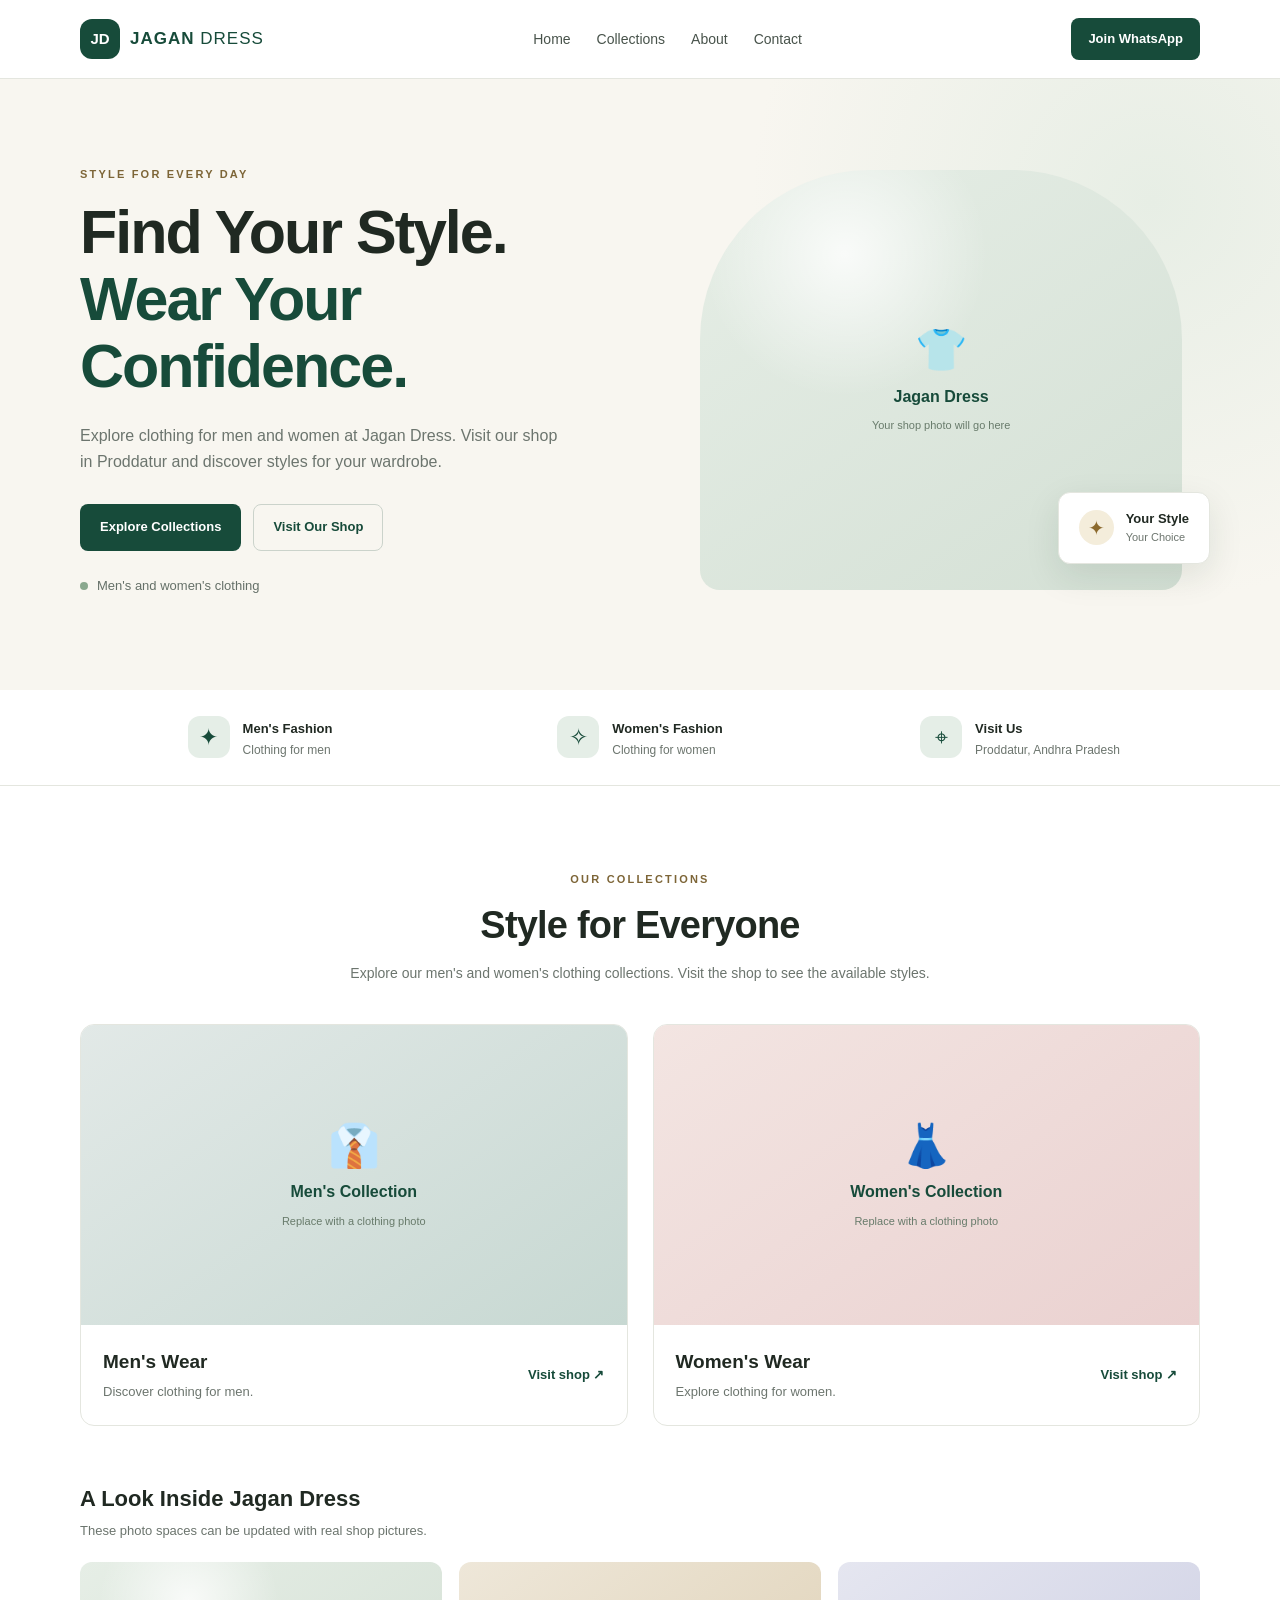
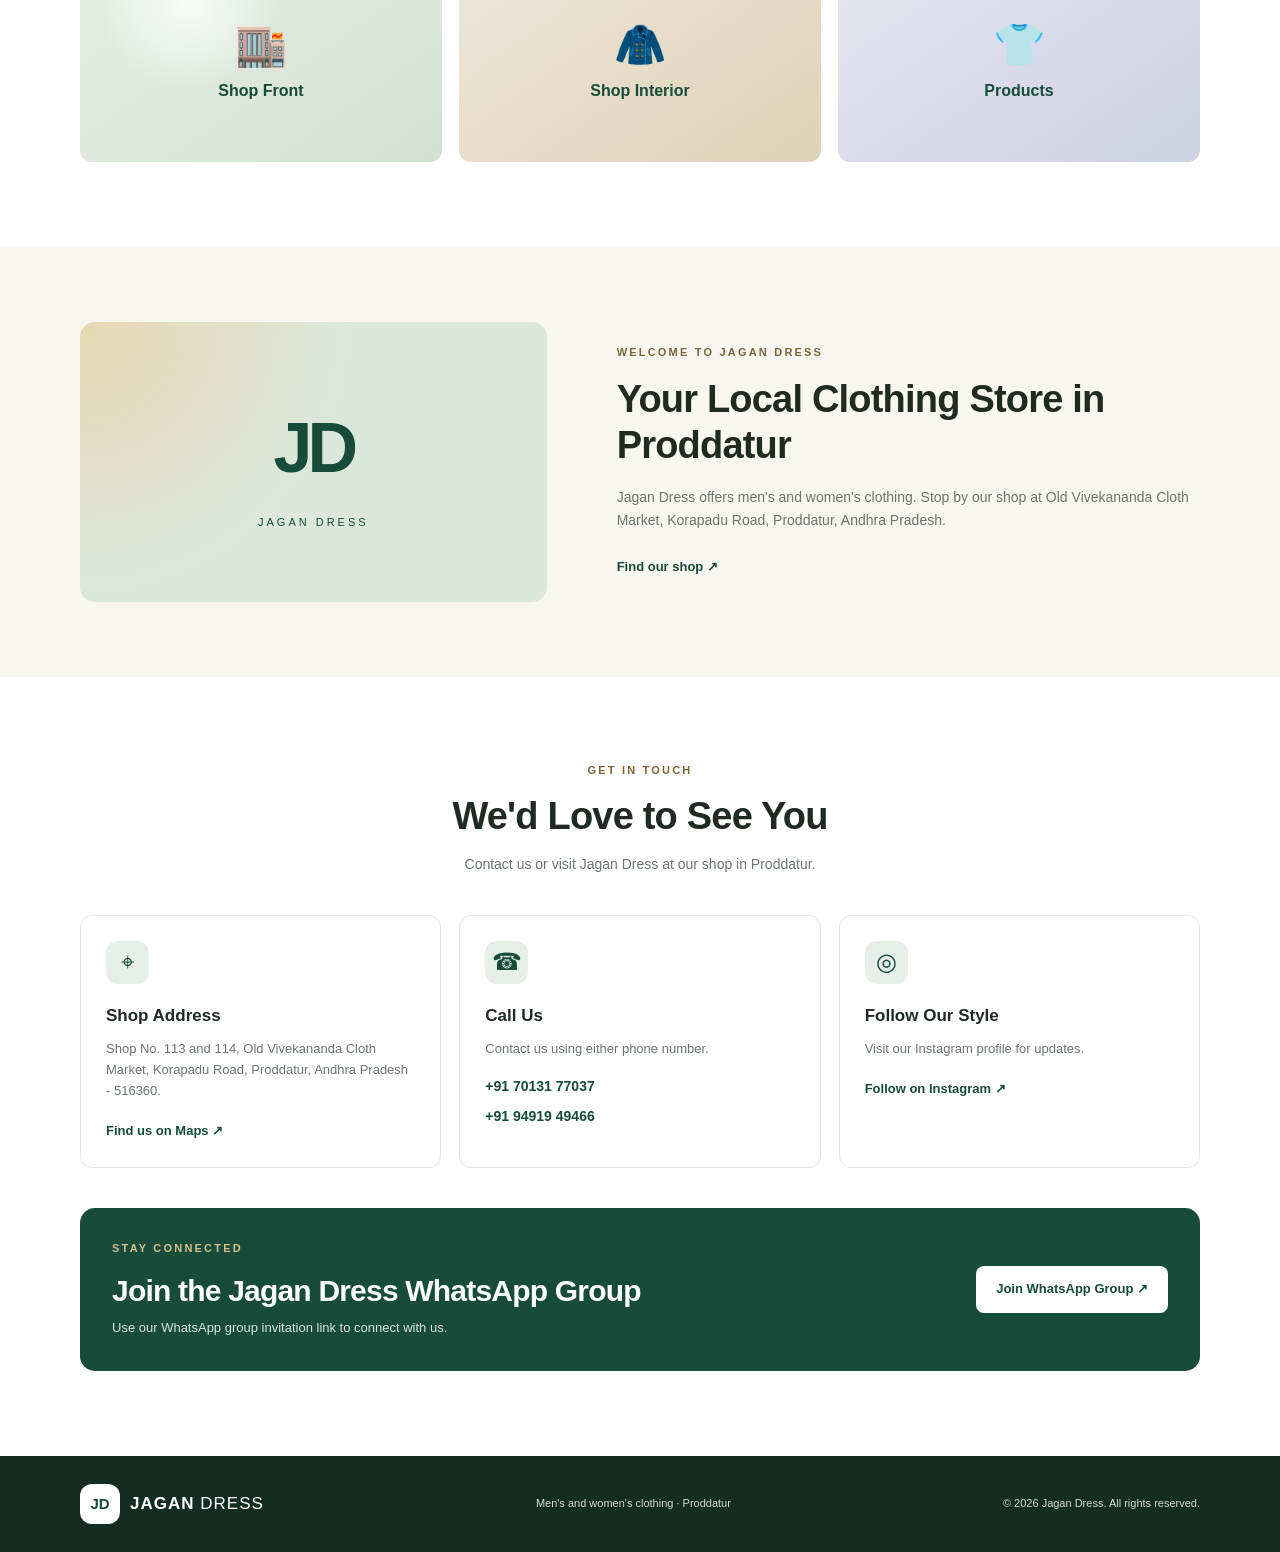
<file: index.html>
<!DOCTYPE html>
<html lang="en">
<head>
  <meta charset="UTF-8">
  <meta name="viewport" content="width=device-width, initial-scale=1.0">

  <title>Jagan Dress | Men's & Women's Clothing</title>
  <meta
    name="description"
    content="Visit Jagan Dress at Old Vivekananda Cloth Market, Proddatur, for men's and women's clothing."
  >


    <meta name="google-site-verification"
      content="YOUR_UNIQUE_CODE">
  <link rel="stylesheet" href="style.css">
  <script src="script.js" defer></script>
</head>

<body>
  <header class="header">
    <div class="container nav-container">
      <a class="logo" href="#home" aria-label="Jagan Dress home">
        <span class="logo-icon">JD</span>
        <span>JAGAN <span class="logo-light">DRESS</span></span>
      </a>

      <nav class="nav-links" aria-label="Main navigation">
        <a href="#home">Home</a>
        <a href="#collections">Collections</a>
        <a href="#about">About</a>
        <a href="#contact">Contact</a>
      </nav>

      <a
        class="nav-button"
        id="nav-whatsapp"
        href="https://chat.whatsapp.com/LraoN6avH3t9mQAX1YgyTI?s=cl&p=a&mlu=4&ilr=4&iam=2"
        target="_blank"
        rel="noopener noreferrer"
      >
        Join WhatsApp
      </a>
    </div>
  </header>

  <main>
    <section class="hero" id="home">
      <div class="container hero-grid">
        <div class="hero-content">
          <p class="eyebrow">STYLE FOR EVERY DAY</p>
          <h1>Find Your Style.<br><span>Wear Your Confidence.</span></h1>

          <p class="hero-description">
            Explore clothing for men and women at Jagan Dress.
            Visit our shop in Proddatur and discover styles for your wardrobe.
          </p>

          <div class="hero-actions">
            <a class="button button-dark" href="#collections">
              Explore Collections
            </a>
            <a class="button button-outline" href="#contact">
              Visit Our Shop
            </a>
          </div>

          <div class="hero-note">
            <span class="note-dot"></span>
            Men's and women's clothing
          </div>
        </div>

        <div class="hero-visual">
          <div class="hero-photo placeholder hero-main-placeholder">
            <span class="placeholder-icon">👕</span>
            <span>Jagan Dress</span>
            <small>Your shop photo will go here</small>
          </div>

          <div class="floating-label">
            <span class="floating-icon">✦</span>
            <div>
              <strong>Your Style</strong>
              <small>Your Choice</small>
            </div>
          </div>
        </div>
      </div>
    </section>

    <section class="benefits">
      <div class="container benefits-grid">
        <div>
          <span class="benefit-icon">✦</span>
          <div>
            <strong>Men's Fashion</strong>
            <p>Clothing for men</p>
          </div>
        </div>

        <div>
          <span class="benefit-icon">✧</span>
          <div>
            <strong>Women's Fashion</strong>
            <p>Clothing for women</p>
          </div>
        </div>

        <div>
          <span class="benefit-icon">⌖</span>
          <div>
            <strong>Visit Us</strong>
            <p>Proddatur, Andhra Pradesh</p>
          </div>
        </div>
      </div>
    </section>

    <section class="section collections" id="collections">
      <div class="container">
        <div class="section-heading">
          <p class="eyebrow">OUR COLLECTIONS</p>
          <h2>Style for Everyone</h2>
          <p>
            Explore our men's and women's clothing collections.
            Visit the shop to see the available styles.
          </p>
        </div>

        <div class="collection-grid">
          <article class="collection-card">
            <div class="collection-photo placeholder men-placeholder">
              <span class="placeholder-icon">👔</span>
              <span>Men's Collection</span>
              <small>Replace with a clothing photo</small>
            </div>
            <div class="collection-info">
              <div>
                <h3>Men's Wear</h3>
                <p>Discover clothing for men.</p>
              </div>
              <a href="#contact" class="text-link">Visit shop ↗</a>
            </div>
          </article>

          <article class="collection-card">
            <div class="collection-photo placeholder women-placeholder">
              <span class="placeholder-icon">👗</span>
              <span>Women's Collection</span>
              <small>Replace with a clothing photo</small>
            </div>
            <div class="collection-info">
              <div>
                <h3>Women's Wear</h3>
                <p>Explore clothing for women.</p>
              </div>
              <a href="#contact" class="text-link">Visit shop ↗</a>
            </div>
          </article>
        </div>

        <div class="gallery-heading">
          <h3>A Look Inside Jagan Dress</h3>
          <p>These photo spaces can be updated with real shop pictures.</p>
        </div>

        <div class="gallery-grid">
          <div class="gallery-photo placeholder">
            <span class="placeholder-icon">🏬</span>
            <span>Shop Front</span>
          </div>
          <div class="gallery-photo placeholder">
            <span class="placeholder-icon">🧥</span>
            <span>Shop Interior</span>
          </div>
          <div class="gallery-photo placeholder">
            <span class="placeholder-icon">👕</span>
            <span>Products</span>
          </div>
        </div>
      </div>
    </section>

    <section class="about-section" id="about">
      <div class="container about-grid">
        <div class="about-mark">
          <div class="about-mark-inner">
            <span>JD</span>
            <small>JAGAN DRESS</small>
          </div>
        </div>

        <div class="about-content">
          <p class="eyebrow">WELCOME TO JAGAN DRESS</p>
          <h2>Your Local Clothing Store in Proddatur</h2>
          <p>
            Jagan Dress offers men's and women's clothing.
            Stop by our shop at Old Vivekananda Cloth Market,
            Korapadu Road, Proddatur, Andhra Pradesh.
          </p>
          <a class="text-link" href="#contact">Find our shop ↗</a>
        </div>
      </div>
    </section>

    <section class="contact-section section" id="contact">
      <div class="container">
        <div class="section-heading">
          <p class="eyebrow">GET IN TOUCH</p>
          <h2>We'd Love to See You</h2>
          <p>Contact us or visit Jagan Dress at our shop in Proddatur.</p>
        </div>

        <div class="contact-grid">
          <article class="contact-card">
            <span class="contact-icon">⌖</span>
            <h3>Shop Address</h3>
            <p id="shop-address">
              Shop No. 113 and 114, Old Vivekananda Cloth Market,
              Korapadu Road, Proddatur, Andhra Pradesh - 516360.
            </p>
            <a
              class="text-link"
              id="map-link"
              href="https://www.google.com/maps/search/?api=1&query=Shop%20No.%20113%20and%20114%2C%20Old%20Vivekananda%20Cloth%20Market%2C%20Korapadu%20Road%2C%20Proddatur%2C%20Andhra%20Pradesh%20516360"
              target="_blank"
              rel="noopener noreferrer"
            >
              Find us on Maps ↗
            </a>
          </article>

          <article class="contact-card">
            <span class="contact-icon">☎</span>
            <h3>Call Us</h3>
            <p>Contact us using either phone number.</p>
            <a class="phone-link" href="tel:+917013177037">
              +91 70131 77037
            </a>
            <a class="phone-link" href="tel:+919491949466">
              +91 94919 49466
            </a>
          </article>

          <article class="contact-card">
            <span class="contact-icon">◎</span>
            <h3>Follow Our Style</h3>
            <p>Visit our Instagram profile for updates.</p>
            <a
              class="text-link"
              id="instagram-link"
              href="https://www.instagram.com/jagan_dresses_?srtk=MWt0cmJwZm82ZGdtNQ=="
              target="_blank"
              rel="noopener noreferrer"
            >
              Follow on Instagram ↗
            </a>
          </article>
        </div>

        <div class="whatsapp-banner">
          <div>
            <p class="eyebrow">STAY CONNECTED</p>
            <h2>Join the Jagan Dress WhatsApp Group</h2>
            <p>Use our WhatsApp group invitation link to connect with us.</p>
          </div>

          <a
            class="button button-whatsapp"
            id="whatsapp-group"
            href="https://chat.whatsapp.com/LraoN6avH3t9mQAX1YgyTI?s=cl&p=a&mlu=4&ilr=4&iam=2"
            target="_blank"
            rel="noopener noreferrer"
          >
            Join WhatsApp Group ↗
          </a>
        </div>
      </div>
    </section>
  </main>

  <footer class="footer">
    <div class="container footer-inner">
      <a class="logo footer-logo" href="#home">
        <span class="logo-icon">JD</span>
        <span>JAGAN <span class="logo-light">DRESS</span></span>
      </a>
      <p>Men's and women's clothing · Proddatur</p>
      <p>© <span id="current-year"></span> Jagan Dress. All rights reserved.</p>
    </div>
  </footer>
</body>
</html>
</file>
<file: style.css>
:root {
  --green: #174b3a;
  --green-light: #e5eee7;
  --cream: #f8f6f0;
  --white: #ffffff;
  --dark: #202922;
  --muted: #6c756e;
  --border: #e4e6df;
  --gold: #c5a66b;
}

* {
  box-sizing: border-box;
  margin: 0;
  padding: 0;
}

html {
  scroll-behavior: smooth;
  scroll-padding-top: 90px;
}

body {
  font-family: Arial, Helvetica, sans-serif;
  color: var(--dark);
  background: var(--white);
  line-height: 1.6;
}

a {
  color: inherit;
  text-decoration: none;
}

.container {
  width: min(1120px, 90%);
  margin: 0 auto;
}

.header {
  position: sticky;
  top: 0;
  z-index: 10;
  background: rgba(255, 255, 255, 0.97);
  border-bottom: 1px solid var(--border);
}

.nav-container {
  min-height: 78px;
  display: flex;
  align-items: center;
  justify-content: space-between;
  gap: 24px;
}

.logo {
  display: inline-flex;
  align-items: center;
  gap: 10px;
  color: var(--green);
  font-weight: 800;
  font-size: 17px;
  letter-spacing: 1px;
  white-space: nowrap;
}

.logo-icon {
  display: grid;
  place-items: center;
  width: 40px;
  height: 40px;
  border-radius: 12px;
  background: var(--green);
  color: white;
  font-size: 15px;
  letter-spacing: 0;
}

.logo-light {
  font-weight: 400;
}

.nav-links {
  display: flex;
  align-items: center;
  gap: 26px;
}

.nav-links a {
  color: #48534b;
  font-size: 14px;
  transition: color 0.2s;
}

.nav-links a:hover,
.text-link:hover {
  color: #a17b36;
}

.nav-button {
  padding: 11px 17px;
  border-radius: 8px;
  background: var(--green);
  color: white;
  font-size: 13px;
  font-weight: 700;
}

.hero {
  padding: 76px 0 82px;
  background:
    radial-gradient(circle at 90% 20%, #e7eee5 0, transparent 32%),
    var(--cream);
  overflow: hidden;
}

.hero-grid {
  display: grid;
  grid-template-columns: 1fr 0.9fr;
  align-items: center;
  gap: 65px;
}

.eyebrow {
  color: #7d6537;
  font-size: 11px;
  font-weight: 800;
  letter-spacing: 2.2px;
  margin-bottom: 15px;
}

.hero h1 {
  font-size: clamp(38px, 5vw, 61px);
  line-height: 1.1;
  letter-spacing: -2px;
  margin-bottom: 23px;
}

.hero h1 span {
  color: var(--green);
}

.hero-description {
  max-width: 480px;
  color: var(--muted);
  font-size: 16px;
}

.hero-actions {
  display: flex;
  flex-wrap: wrap;
  gap: 12px;
  margin-top: 30px;
}

.button {
  display: inline-flex;
  justify-content: center;
  align-items: center;
  gap: 8px;
  min-height: 46px;
  padding: 12px 19px;
  border: 1px solid transparent;
  border-radius: 8px;
  font-size: 13px;
  font-weight: 700;
  text-align: center;
  transition: transform 0.2s, background 0.2s;
}

.button:hover {
  transform: translateY(-2px);
}

.button-dark {
  background: var(--green);
  color: white;
}

.button-dark:hover,
.nav-button:hover {
  background: #103629;
}

.button-outline {
  border-color: #cbd3cb;
  background: transparent;
  color: var(--green);
}

.hero-note {
  display: flex;
  align-items: center;
  gap: 9px;
  margin-top: 25px;
  color: #657068;
  font-size: 13px;
}

.note-dot {
  width: 8px;
  height: 8px;
  border-radius: 50%;
  background: #8aa88e;
}

.hero-visual {
  position: relative;
  padding: 15px 18px 18px 0;
}

.hero-main-placeholder {
  min-height: 420px;
  border-radius: 170px 170px 20px 20px;
}

.placeholder {
  display: flex;
  flex-direction: column;
  justify-content: center;
  align-items: center;
  gap: 8px;
  text-align: center;
  color: var(--green);
  font-weight: 700;
  background:
    radial-gradient(circle at 30% 20%, rgba(255,255,255,0.8), transparent 30%),
    linear-gradient(145deg, #e6eee6, #d4e0d5);
  overflow: hidden;
}

.placeholder small {
  color: #687b6b;
  font-size: 11px;
  font-weight: 400;
}

.placeholder-icon {
  font-size: 42px;
  line-height: 1.2;
}

.floating-label {
  position: absolute;
  right: -10px;
  bottom: 44px;
  display: flex;
  align-items: center;
  gap: 12px;
  padding: 16px 20px;
  background: white;
  border: 1px solid var(--border);
  border-radius: 12px;
  box-shadow: 0 12px 35px rgba(22, 50, 32, 0.1);
}

.floating-icon {
  display: grid;
  place-items: center;
  width: 35px;
  height: 35px;
  border-radius: 50%;
  background: #f4eddb;
  color: #8c6a2d;
  font-size: 20px;
}

.floating-label strong,
.floating-label small {
  display: block;
}

.floating-label strong {
  font-size: 13px;
}

.floating-label small {
  color: var(--muted);
  font-size: 11px;
}

.benefits {
  border-bottom: 1px solid var(--border);
}

.benefits-grid {
  display: grid;
  grid-template-columns: repeat(3, 1fr);
  gap: 20px;
  padding-top: 25px;
  padding-bottom: 25px;
}

.benefits-grid > div {
  display: flex;
  align-items: center;
  justify-content: center;
  gap: 13px;
}

.benefit-icon {
  display: grid;
  place-items: center;
  width: 42px;
  height: 42px;
  border-radius: 12px;
  background: var(--green-light);
  color: var(--green);
  font-size: 23px;
}

.benefits strong {
  font-size: 13px;
}

.benefits p {
  color: var(--muted);
  font-size: 12px;
}

.section {
  padding: 85px 0;
}

.section-heading {
  max-width: 600px;
  margin: 0 auto 40px;
  text-align: center;
}

.section-heading h2,
.about-content h2,
.whatsapp-banner h2 {
  font-size: clamp(28px, 4vw, 38px);
  line-height: 1.2;
  letter-spacing: -0.8px;
}

.section-heading > p:last-child {
  margin-top: 13px;
  color: var(--muted);
  font-size: 14px;
}

.collection-grid {
  display: grid;
  grid-template-columns: repeat(2, minmax(0, 1fr));
  gap: 25px;
}

.collection-card {
  overflow: hidden;
  border: 1px solid var(--border);
  border-radius: 14px;
  background: white;
}

.collection-photo {
  min-height: 300px;
  padding: 20px;
}

.men-placeholder {
  background: linear-gradient(145deg, #e2e9e7, #c7d8d2);
}

.women-placeholder {
  background: linear-gradient(145deg, #f3e5e2, #ead1d0);
}

.collection-info {
  display: flex;
  align-items: center;
  justify-content: space-between;
  gap: 14px;
  padding: 22px;
}

.collection-info h3 {
  font-size: 19px;
}

.collection-info p {
  color: var(--muted);
  font-size: 13px;
  margin-top: 4px;
}

.text-link {
  display: inline-block;
  color: var(--green);
  font-size: 13px;
  font-weight: 700;
  white-space: nowrap;
}

.gallery-heading {
  margin: 55px 0 20px;
}

.gallery-heading h3 {
  font-size: 22px;
}

.gallery-heading p {
  color: var(--muted);
  font-size: 13px;
  margin-top: 5px;
}

.gallery-grid {
  display: grid;
  grid-template-columns: repeat(3, minmax(0, 1fr));
  gap: 17px;
}

.gallery-photo {
  min-height: 200px;
  padding: 20px;
  border-radius: 12px;
}

.gallery-photo:nth-child(2) {
  background: linear-gradient(145deg, #eee7d9, #dfd1b6);
}

.gallery-photo:nth-child(3) {
  background: linear-gradient(145deg, #e5e6f0, #ced0e4);
}

.about-section {
  padding: 75px 0;
  background: var(--cream);
}

.about-grid {
  display: grid;
  grid-template-columns: 0.8fr 1fr;
  align-items: center;
  gap: 70px;
}

.about-mark {
  min-height: 280px;
  display: grid;
  place-items: center;
  border-radius: 15px;
  background:
    radial-gradient(circle at top left, #e7d7b2, transparent 50%),
    #dce7dc;
}

.about-mark-inner {
  display: flex;
  flex-direction: column;
  align-items: center;
  gap: 10px;
  color: var(--green);
}

.about-mark-inner span {
  font-size: 70px;
  font-weight: 800;
  letter-spacing: -5px;
}

.about-mark-inner small {
  font-size: 11px;
  letter-spacing: 3px;
}

.about-content h2 {
  margin-bottom: 18px;
}

.about-content > p:not(.eyebrow) {
  color: var(--muted);
  font-size: 14px;
  margin-bottom: 22px;
}

.contact-grid {
  display: grid;
  grid-template-columns: repeat(3, minmax(0, 1fr));
  gap: 18px;
}

.contact-card {
  padding: 25px;
  border: 1px solid var(--border);
  border-radius: 12px;
  background: white;
}

.contact-icon {
  display: grid;
  place-items: center;
  width: 43px;
  height: 43px;
  margin-bottom: 18px;
  border-radius: 12px;
  background: var(--green-light);
  color: var(--green);
  font-size: 24px;
}

.contact-card h3 {
  font-size: 17px;
  margin-bottom: 10px;
}

.contact-card p {
  color: var(--muted);
  font-size: 13px;
  margin-bottom: 15px;
  overflow-wrap: anywhere;
}

.phone-link {
  display: block;
  width: fit-content;
  color: var(--green);
  font-size: 14px;
  font-weight: 700;
  margin: 8px 0;
}

.whatsapp-banner {
  display: flex;
  align-items: center;
  justify-content: space-between;
  gap: 25px;
  margin-top: 40px;
  padding: 32px;
  border-radius: 15px;
  background: var(--green);
  color: white;
}

.whatsapp-banner .eyebrow {
  color: #d7c08e;
}

.whatsapp-banner h2 {
  font-size: clamp(23px, 3vw, 30px);
}

.whatsapp-banner p:not(.eyebrow) {
  margin-top: 9px;
  color: #dbe5de;
  font-size: 13px;
}

.button-whatsapp {
  flex-shrink: 0;
  background: white;
  color: var(--green);
}

.button-whatsapp:hover {
  background: #f0f4ef;
}

.footer {
  padding: 28px 0;
  background: #142d23;
  color: white;
}

.footer-inner {
  display: flex;
  align-items: center;
  justify-content: space-between;
  gap: 20px;
  flex-wrap: wrap;
}

.footer-logo {
  color: white;
}

.footer-logo .logo-icon {
  background: white;
  color: var(--green);
}

.footer-inner > p {
  color: #d2ddd5;
  font-size: 11px;
}

/* Tablet screens */
@media (max-width: 850px) {
  .nav-container {
    flex-wrap: wrap;
    padding-top: 13px;
    padding-bottom: 13px;
    gap: 15px;
  }

  .nav-links {
    order: 3;
    width: 100%;
    justify-content: center;
    gap: 22px;
  }

  .hero-grid {
    gap: 30px;
  }

  .hero-main-placeholder {
    min-height: 340px;
  }

  .about-grid {
    gap: 35px;
  }

  .contact-card {
    padding: 19px;
  }

  .whatsapp-banner {
    align-items: flex-start;
    flex-direction: column;
  }
}

/* Mobile screens */
@media (max-width: 600px) {
  .container {
    width: min(100% - 32px, 480px);
  }

  .nav-container {
    min-height: auto;
  }

  .logo {
    font-size: 14px;
  }

  .logo-icon {
    width: 35px;
    height: 35px;
  }

  .nav-button {
    padding: 9px 11px;
    font-size: 11px;
  }

  .nav-links {
    gap: 0;
    justify-content: space-between;
  }

  .nav-links a {
    font-size: 12px;
  }

  .hero {
    padding: 48px 0 55px;
  }

  .hero-grid {
    grid-template-columns: 1fr;
    gap: 28px;
  }

  .hero h1 {
    font-size: 42px;
  }

  .hero-description {
    font-size: 14px;
  }

  .hero-visual {
    padding-right: 8px;
  }

  .hero-main-placeholder {
    min-height: 300px;
    border-radius: 130px 130px 16px 16px;
  }

  .floating-label {
    right: 0;
    bottom: 25px;
    padding: 12px;
  }

  .benefits-grid {
    grid-template-columns: 1fr;
    gap: 18px;
  }

  .benefits-grid > div {
    justify-content: flex-start;
  }

  .section {
    padding: 60px 0;
  }

  .collection-grid,
  .gallery-grid,
  .about-grid,
  .contact-grid {
    grid-template-columns: 1fr;
  }

  .collection-photo {
    min-height: 250px;
  }

  .collection-info {
    align-items: flex-start;
    flex-direction: column;
  }

  .gallery-photo {
    min-height: 180px;
  }

  .about-section {
    padding: 55px 0;
  }

  .about-mark {
    min-height: 210px;
  }

  .contact-card {
    padding: 23px;
  }

  .whatsapp-banner {
    padding: 23px;
  }

  .button-whatsapp {
    width: 100%;
  }

  .footer-inner {
    align-items: flex-start;
    flex-direction: column;
  }
}

@media (prefers-reduced-motion: reduce) {
  html {
    scroll-behavior: auto;
  }

  *,
  *::before,
  *::after {
    transition-duration: 0.01ms !important;
  }
}
</file>
